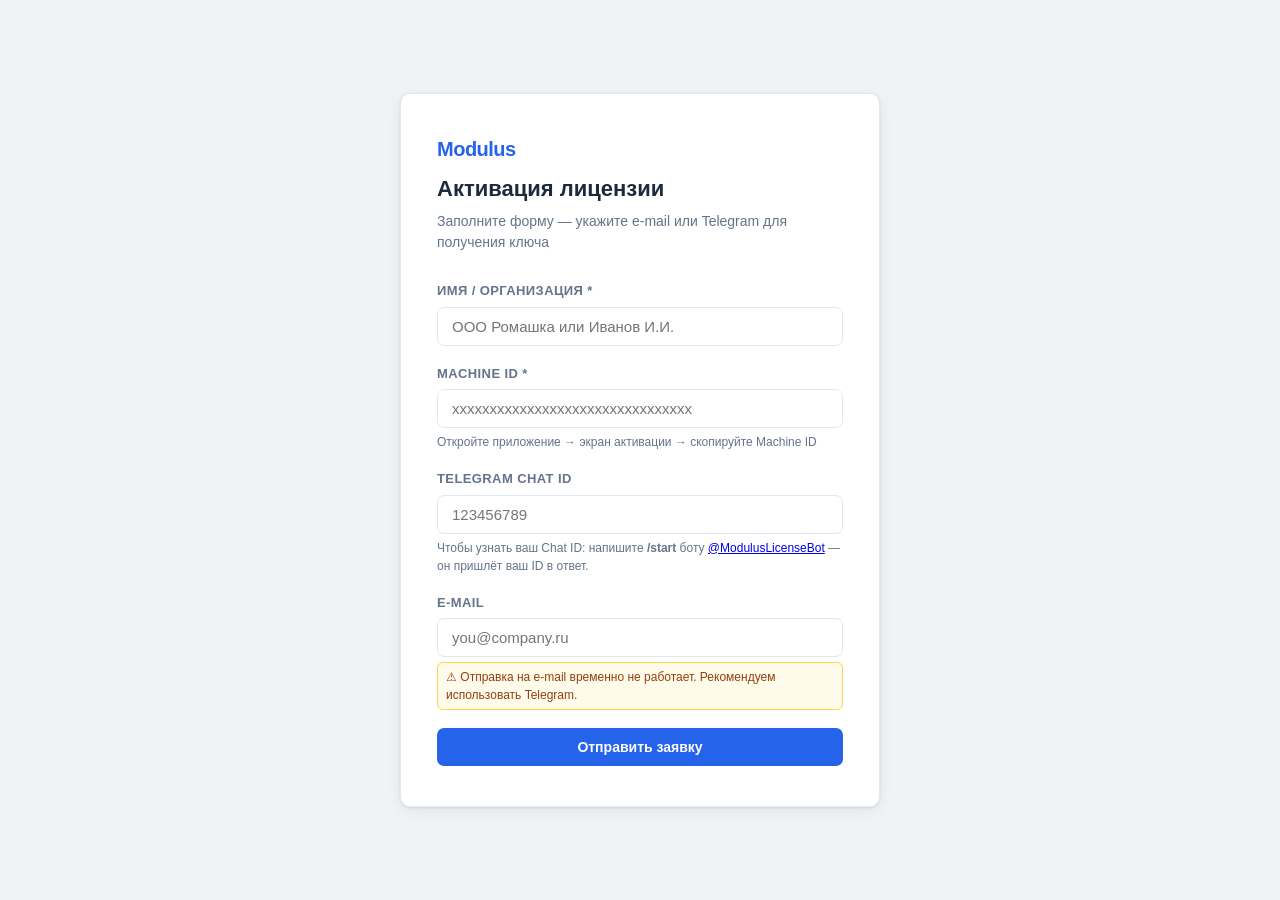
<file: docs/index.html>
<!DOCTYPE html>
<html lang="ru">
<head>
  <meta charset="UTF-8" />
  <meta name="viewport" content="width=device-width, initial-scale=1.0" />
  <meta http-equiv="Cache-Control" content="no-cache, no-store, must-revalidate" />
  <title>Активация лицензии — Modulus</title>
  <link rel="stylesheet" href="style.css" />
</head>
<body>
<div class="page-center">
  <div class="card" id="form-card">
    <div class="logo">Modulus</div>
    <h1>Активация лицензии</h1>
    <p class="subtitle">Заполните форму — укажите e-mail или Telegram для получения ключа</p>

    <div class="alert alert--error" id="alert-error" style="display:none"></div>

    <form id="request-form">
      <div class="form-group">
        <label for="name">Имя / Организация *</label>
        <input type="text" id="name" name="name" placeholder="ООО Ромашка или Иванов И.И." required />
      </div>

      <div class="form-group">
        <label for="machineId">Machine ID *</label>
        <input type="text" id="machineId" name="machineId" placeholder="xxxxxxxxxxxxxxxxxxxxxxxxxxxxxxxx" required />
        <p class="hint">Откройте приложение → экран активации → скопируйте Machine ID</p>
      </div>

      <div class="form-group">
        <label for="telegramChatId">Telegram Chat ID</label>
        <input type="text" id="telegramChatId" name="telegramChatId" placeholder="123456789" inputmode="numeric" />
        <p class="hint">
          Чтобы узнать ваш Chat ID: напишите <b>/start</b> боту
          <a href="https://t.me/ModulusLicenseBot" target="_blank">@ModulusLicenseBot</a>
          — он пришлёт ваш ID в ответ.
        </p>
      </div>

      <div class="form-group">
        <label for="email">E-mail</label>
        <input type="email" id="email" name="email" placeholder="you@company.ru" />
        <p class="hint hint--warn">⚠ Отправка на e-mail временно не работает. Рекомендуем использовать Telegram.</p>
      </div>

      <div class="form-group hidden" aria-hidden="true" style="display:none">
        <label for="company">Company</label>
        <input type="text" id="company" name="company" tabindex="-1" autocomplete="off" />
      </div>

      <div class="form-group hidden" id="turnstile-wrap">
        <div id="turnstile-widget"></div>
      </div>

      <button type="submit" class="btn btn--primary btn--full" id="submit-btn">
        Отправить заявку
      </button>
    </form>
  </div>

  <!-- Успех -->
  <div class="card" id="success-card" style="display:none">
    <div class="logo">Modulus</div>
    <h1>Заявка принята ✓</h1>
    <p class="subtitle" style="margin-bottom: 0" id="success-msg"></p>
  </div>
</div>

<script src="config.js"></script>
<script>
  const API = window.SUPABASE_FUNCTIONS_URL;

  const form = document.getElementById('request-form');
  const btn  = document.getElementById('submit-btn');
  const err  = document.getElementById('alert-error');
  let turnstileToken = '';
  let turnstileWidgetId = null;

  if (window.TURNSTILE_SITE_KEY) {
    const script = document.createElement('script');
    script.src = 'https://challenges.cloudflare.com/turnstile/v0/api.js?render=explicit';
    script.async = true;
    script.defer = true;
    script.onload = () => {
      document.getElementById('turnstile-wrap').classList.remove('hidden');
      turnstileWidgetId = window.turnstile.render('#turnstile-widget', {
        sitekey: window.TURNSTILE_SITE_KEY,
        callback(token) {
          turnstileToken = token;
        },
        'expired-callback'() {
          turnstileToken = '';
        },
        'error-callback'() {
          turnstileToken = '';
        },
      });
    };
    document.head.appendChild(script);
  }

  form.addEventListener('submit', async (e) => {
    e.preventDefault();
    err.style.display = 'none';

    const name           = document.getElementById('name').value.trim();
    const email          = document.getElementById('email').value.trim();
    const telegramChatId = document.getElementById('telegramChatId').value.trim();
    const machineId      = document.getElementById('machineId').value.trim();
    const company        = document.getElementById('company').value.trim();

    if (!email && !telegramChatId) {
      err.textContent = 'Укажите e-mail или Telegram Chat ID';
      err.style.display = 'block';
      return;
    }
    if (window.TURNSTILE_SITE_KEY && !turnstileToken) {
      err.textContent = 'Подтвердите, что вы не робот';
      err.style.display = 'block';
      return;
    }

    btn.disabled = true;
    btn.innerHTML = '<span class="spinner"></span> Отправка…';

    try {
      const res = await fetch(`${API}/submit-request`, {
        method: 'POST',
        headers: { 'Content-Type': 'application/json' },
        body: JSON.stringify({ name, email, telegramChatId, machineId, turnstileToken, company }),
      });
      const data = await res.json();

      if (!res.ok) throw new Error(data.error ?? `HTTP ${res.status}`);

      const successMsg = document.getElementById('success-msg');
      if (telegramChatId) {
        successMsg.innerHTML = 'После рассмотрения заявки ключ придёт вам в <b>Telegram</b>.';
      } else {
        successMsg.innerHTML = `Ключ будет отправлен на <strong>${email}</strong> после рассмотрения.`;
      }
      document.getElementById('form-card').style.display = 'none';
      document.getElementById('success-card').style.display = 'block';
    } catch (e) {
      err.textContent = e.message;
      err.style.display = 'block';
      btn.disabled = false;
      btn.textContent = 'Отправить заявку';
      if (window.turnstile && turnstileWidgetId !== null) {
        window.turnstile.reset(turnstileWidgetId);
        turnstileToken = '';
      }
    }
  });
</script>
</body>
</html>
</file>
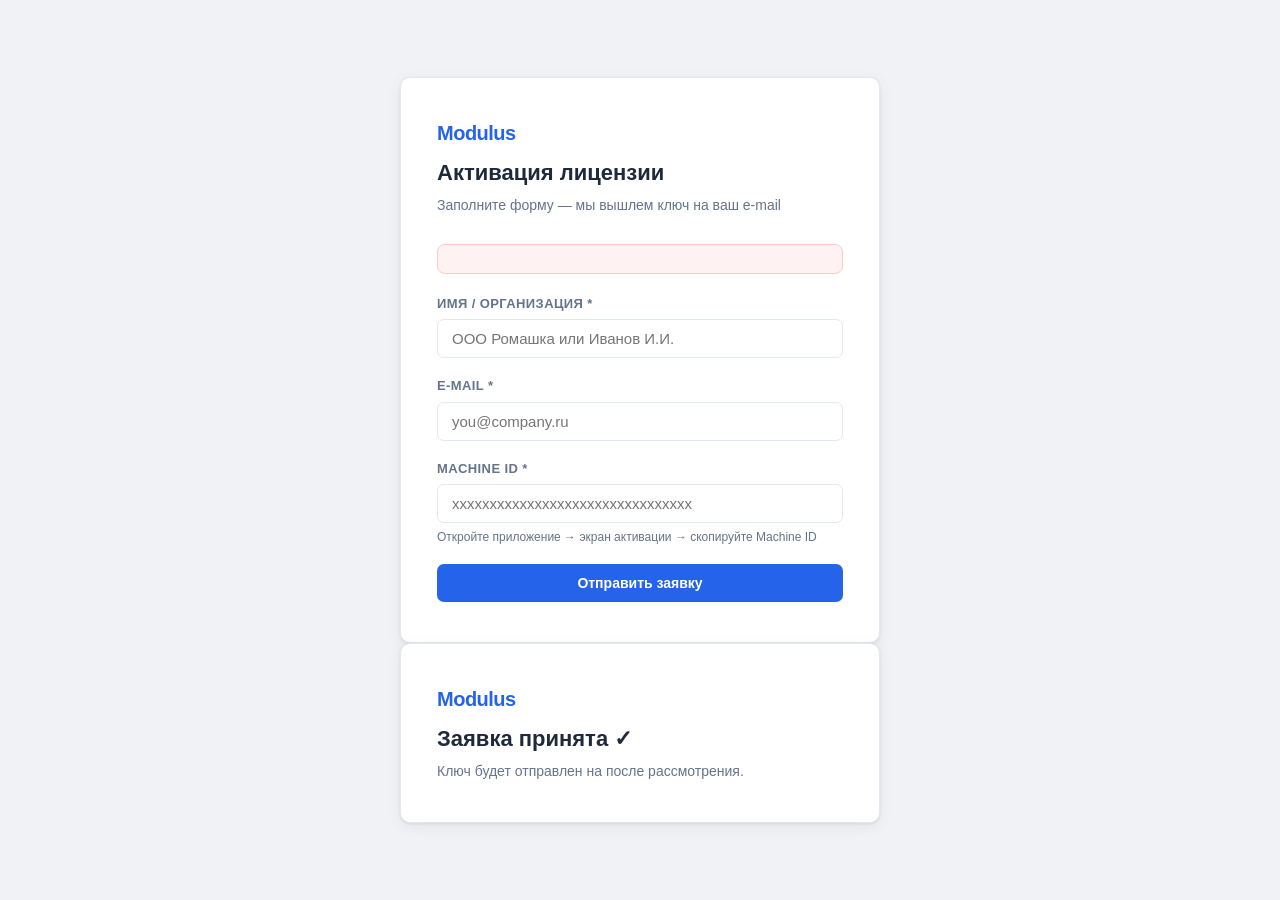
<file: frontend/index.html>
<!DOCTYPE html>
<html lang="ru">
<head>
  <meta charset="UTF-8" />
  <meta name="viewport" content="width=device-width, initial-scale=1.0" />
  <title>Активация лицензии — Modulus</title>
  <link rel="stylesheet" href="style.css" />
</head>
<body>
<div class="page-center">
  <div class="card" id="form-card">
    <div class="logo">Modulus</div>
    <h1>Активация лицензии</h1>
    <p class="subtitle">Заполните форму — мы вышлем ключ на ваш e-mail</p>

    <div class="alert alert--error hidden" id="alert-error"></div>

    <form id="request-form">
      <div class="form-group">
        <label for="name">Имя / Организация *</label>
        <input type="text" id="name" name="name" placeholder="ООО Ромашка или Иванов И.И." required />
      </div>

      <div class="form-group">
        <label for="email">E-mail *</label>
        <input type="email" id="email" name="email" placeholder="you@company.ru" required />
      </div>

      <div class="form-group">
        <label for="machineId">Machine ID *</label>
        <input type="text" id="machineId" name="machineId" placeholder="xxxxxxxxxxxxxxxxxxxxxxxxxxxxxxxx" required />
        <p class="hint">Откройте приложение → экран активации → скопируйте Machine ID</p>
      </div>

      <button type="submit" class="btn btn--primary btn--full" id="submit-btn">
        Отправить заявку
      </button>
    </form>
  </div>

  <!-- Успех -->
  <div class="card hidden" id="success-card">
    <div class="logo">Modulus</div>
    <h1>Заявка принята ✓</h1>
    <p class="subtitle" style="margin-bottom: 0">
      Ключ будет отправлен на <strong id="success-email"></strong> после рассмотрения.
    </p>
  </div>
</div>

<script src="config.js"></script>
<script>
  const API = window.SUPABASE_FUNCTIONS_URL;

  const form = document.getElementById('request-form');
  const btn  = document.getElementById('submit-btn');
  const err  = document.getElementById('alert-error');

  form.addEventListener('submit', async (e) => {
    e.preventDefault();
    err.classList.add('hidden');
    btn.disabled = true;
    btn.innerHTML = '<span class="spinner"></span> Отправка…';

    const name      = document.getElementById('name').value.trim();
    const email     = document.getElementById('email').value.trim();
    const machineId = document.getElementById('machineId').value.trim();

    try {
      const res = await fetch(`${API}/submit-request`, {
        method: 'POST',
        headers: { 'Content-Type': 'application/json' },
        body: JSON.stringify({ name, email, machineId }),
      });
      const data = await res.json();

      if (!res.ok) throw new Error(data.error ?? `HTTP ${res.status}`);

      document.getElementById('success-email').textContent = email;
      document.getElementById('form-card').classList.add('hidden');
      document.getElementById('success-card').classList.remove('hidden');
    } catch (e) {
      err.textContent = e.message;
      err.classList.remove('hidden');
      btn.disabled = false;
      btn.textContent = 'Отправить заявку';
    }
  });
</script>
</body>
</html>
</file>
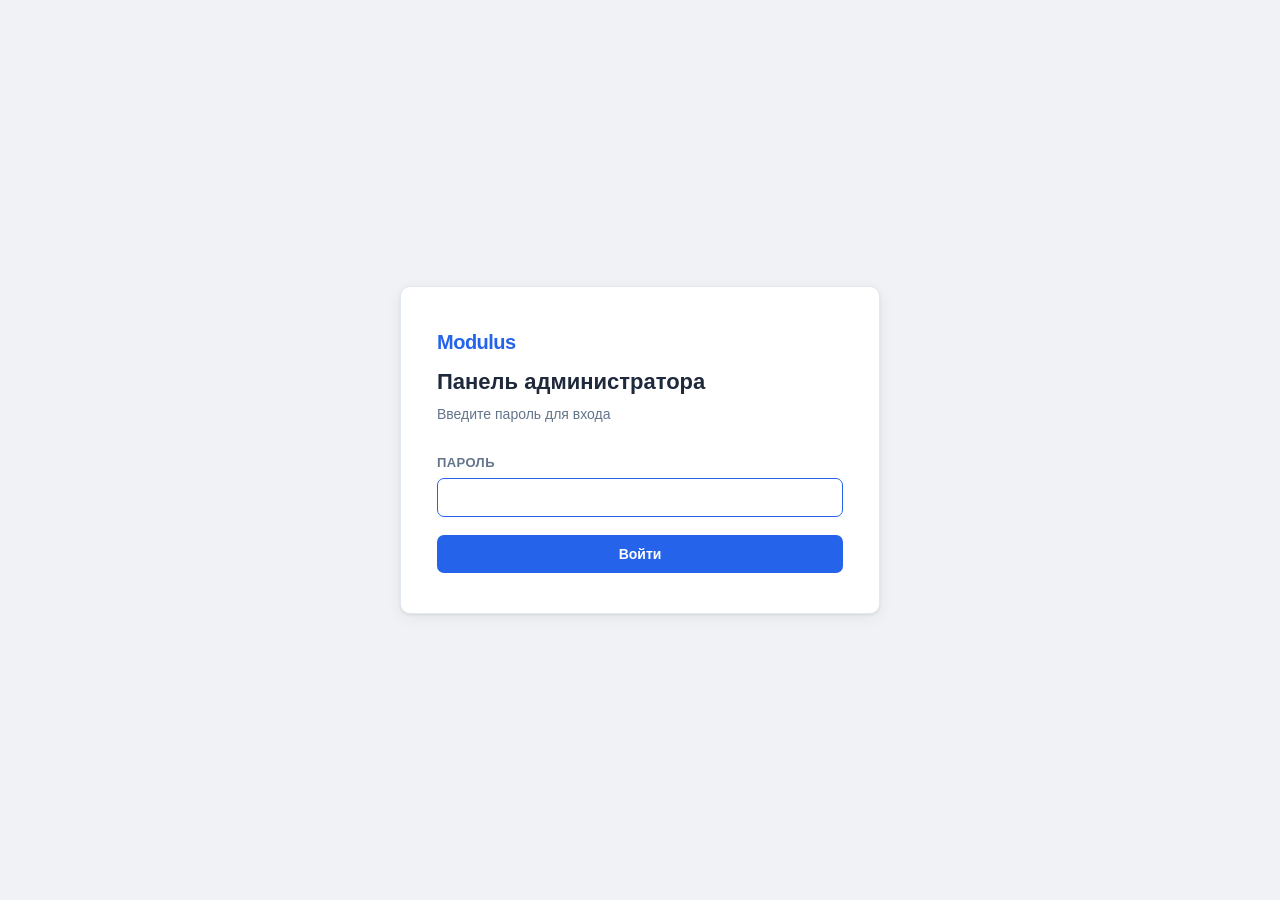
<file: docs/admin.html>
<!DOCTYPE html>
<html lang="ru">
<head>
  <meta charset="UTF-8" />
  <meta name="viewport" content="width=device-width, initial-scale=1.0" />
  <meta http-equiv="Cache-Control" content="no-cache, no-store, must-revalidate" />
  <title>Панель администратора — Modulus</title>
  <link rel="stylesheet" href="style.css" />
</head>
<body>

<!-- ═══════════════════════════════ LOGIN ═══════════════════════════════════ -->
<div class="page-center" id="login-screen">
  <div class="card">
    <div class="logo">Modulus</div>
    <h1>Панель администратора</h1>
    <p class="subtitle">Введите пароль для входа</p>

    <div class="alert alert--error hidden" id="login-error">Неверный пароль</div>

    <form id="login-form">
      <div class="form-group">
        <label for="password">Пароль</label>
        <input type="password" id="password" autofocus required />
      </div>
      <button type="submit" class="btn btn--primary btn--full" id="login-btn">
        Войти
      </button>
    </form>
  </div>
</div>

<!-- ═══════════════════════════════ DASHBOARD ════════════════════════════════ -->
<div class="page-center hidden" id="dashboard-screen" style="justify-content:flex-start; padding: 24px 16px; align-items:stretch;">
  <div class="card card--wide">
    <div class="admin-header">
      <div class="logo">Modulus — Лицензии</div>
      <div class="admin-meta">
        <button class="btn btn--ghost btn--sm" id="logout-btn">Выйти</button>
        <button class="btn btn--ghost btn--sm" id="refresh-btn" style="margin-left:6px">↻ Обновить</button>
      </div>
    </div>

    <div class="tabs">
      <div class="tab active" data-tab="requests" data-status="pending">Ожидают <span id="cnt-pending" class="cnt"></span></div>
      <div class="tab" data-tab="requests" data-status="approved">Одобрены</div>
      <div class="tab" data-tab="requests" data-status="rejected">Отклонены</div>
      <div class="tab" data-tab="requests" data-status="all">Все заявки</div>
      <div class="tab tab--issue" data-tab="issue">＋ Выдать лицензию</div>
    </div>

    <!-- Список заявок -->
    <div id="tab-requests">
      <div class="alert alert--error hidden" id="dash-error"></div>
      <div class="table-wrap">
        <table id="requests-table">
          <thead>
            <tr>
              <th>Имя</th>
              <th>Контакт</th>
              <th>Machine ID</th>
              <th>Дата</th>
              <th>Срок</th>
              <th>Функции</th>
              <th>Статус</th>
              <th>Действия</th>
            </tr>
          </thead>
          <tbody id="requests-body">
            <tr><td colspan="8" class="empty">Загрузка…</td></tr>
          </tbody>
        </table>
      </div>
    </div>

    <!-- Форма выдачи лицензии без заявки -->
    <div id="tab-issue" class="hidden">
      <div class="issue-form-wrap">
        <h2 style="margin-bottom:18px">Выдать лицензию без заявки</h2>

        <div class="form-group">
          <label for="issue-name">Имя / Организация <span style="color:#dc2626">*</span></label>
          <input type="text" id="issue-name" placeholder="Иван Петров / ООО Проект" />
        </div>
        <div class="form-group">
          <label for="issue-mid">Machine ID <span style="color:#dc2626">*</span></label>
          <input type="text" id="issue-mid" placeholder="xxxx-xxxx-xxxx-xxxx" class="mono" />
        </div>
        <div class="form-group">
          <label for="issue-email">E-mail (необязательно)</label>
          <input type="email" id="issue-email" placeholder="user@example.com" />
        </div>
        <div class="form-group">
          <label for="issue-telegram">Telegram Chat ID (необязательно)</label>
          <input type="text" id="issue-telegram" placeholder="123456789" />
        </div>
        <div class="form-group">
          <label for="issue-expires">Срок действия (пусто — бессрочная)</label>
          <input type="date" id="issue-expires" />
        </div>
        <div class="form-group">
          <label>Функции</label>
          <div class="checkbox-group">
            <label><input type="checkbox" value="libraries" class="issue-feature-cb" /> Пользовательские библиотеки</label>
            <label><input type="checkbox" value="reports" class="issue-feature-cb" /> Отчёты (PDF/Excel)</label>
            <label><input type="checkbox" value="teamwork" class="issue-feature-cb" /> Командная работа</label>
          </div>
        </div>

        <div class="alert alert--error hidden" id="issue-error"></div>
        <div class="alert alert--success hidden" id="issue-success"></div>

        <div style="display:flex; gap:10px; margin-top:6px">
          <button class="btn btn--primary" id="issue-btn">Выдать лицензию</button>
          <button class="btn btn--ghost" id="issue-reset">Очистить</button>
        </div>

        <div class="hidden" id="issue-result" style="margin-top:20px">
          <label style="font-size:13px;font-weight:600;color:#1e293b">Лицензионный ключ:</label>
          <div class="copy-row" style="margin-top:6px">
            <div class="key-box" id="issue-key-display"></div>
            <button class="btn btn--ghost btn--sm" id="issue-copy-btn" style="white-space:nowrap">Копировать</button>
          </div>
        </div>
      </div>
    </div>
  </div>
</div>

<!-- ═══════════════════════════════ APPROVE MODAL ═══════════════════════════ -->
<div class="modal-overlay hidden" id="approve-modal">
  <div class="modal">
    <h2>Одобрить заявку</h2>
    <input type="hidden" id="approve-id" />

    <div style="background:#f8fafc;border:1px solid #e2e8f0;border-radius:8px;padding:14px;margin-bottom:18px;font-size:13px;">
      <div><b id="ap-name"></b></div>
      <div style="color:#64748b" id="ap-email"></div>
      <div style="color:#64748b" id="ap-telegram"></div>
      <div class="mono" style="margin-top:4px" id="ap-mid"></div>
    </div>

    <div class="form-group">
      <label for="approve-expires">Срок действия (оставьте пустым — бессрочная)</label>
      <input type="date" id="approve-expires" />
    </div>

    <div class="form-group">
      <label>Функции</label>
      <div class="checkbox-group">
        <label><input type="checkbox" value="libraries" class="feature-cb" /> Пользовательские библиотеки</label>
        <label><input type="checkbox" value="reports" class="feature-cb" /> Отчёты (PDF/Excel)</label>
        <label><input type="checkbox" value="teamwork" class="feature-cb" /> Командная работа</label>
      </div>
    </div>

    <div class="alert alert--error hidden" id="approve-error"></div>

    <div class="modal-footer">
      <button class="btn btn--ghost" id="approve-cancel">Отмена</button>
      <button class="btn btn--primary" id="approve-confirm">
        Выдать ключ
      </button>
    </div>
  </div>
</div>

<!-- ═══════════════════════════════ EDIT MODAL ══════════════════════════════ -->
<div class="modal-overlay hidden" id="edit-modal">
  <div class="modal">
    <h2>Редактировать лицензию</h2>
    <input type="hidden" id="edit-id" />

    <div style="background:#f8fafc;border:1px solid #e2e8f0;border-radius:8px;padding:14px;margin-bottom:18px;font-size:13px;">
      <div><b id="edit-name-display"></b></div>
      <div class="mono" style="margin-top:4px;color:#64748b" id="edit-mid-display"></div>
    </div>

    <div class="form-group">
      <label for="edit-expires">Срок действия (оставьте пустым — бессрочная)</label>
      <input type="date" id="edit-expires" />
    </div>

    <div class="form-group">
      <label>Функции</label>
      <div class="checkbox-group">
        <label><input type="checkbox" value="libraries" class="edit-feature-cb" /> Пользовательские библиотеки</label>
        <label><input type="checkbox" value="reports" class="edit-feature-cb" /> Отчёты (PDF/Excel)</label>
        <label><input type="checkbox" value="teamwork" class="edit-feature-cb" /> Командная работа</label>
      </div>
    </div>

    <div class="form-group" style="margin-top:4px">
      <label style="display:flex;align-items:center;gap:8px;cursor:pointer">
        <input type="checkbox" id="edit-notify" />
        Уведомить пользователя в Telegram о новом ключе
      </label>
    </div>

    <div class="alert alert--error hidden" id="edit-error"></div>

    <div class="modal-footer">
      <button class="btn btn--ghost" id="edit-cancel">Отмена</button>
      <button class="btn btn--primary" id="edit-confirm">Сохранить и перевыдать ключ</button>
    </div>
  </div>
</div>

<!-- ═══════════════════════════════ KEY MODAL ════════════════════════════════ -->
<div class="modal-overlay hidden" id="key-modal">
  <div class="modal">
    <h2>Лицензионный ключ выдан ✓</h2>
    <p style="font-size:13px;color:#64748b;margin-bottom:12px" id="key-modal-desc">Ключ отправлен пользователю. Вы также можете скопировать его здесь:</p>
    <div class="copy-row">
      <div class="key-box" id="key-display"></div>
      <button class="btn btn--ghost btn--sm" id="copy-key-btn" style="white-space:nowrap">Копировать</button>
    </div>
    <div class="modal-footer">
      <button class="btn btn--primary" id="key-close">Закрыть</button>
    </div>
  </div>
</div>

<!-- ═══════════════════════════════ REJECT MODAL ════════════════════════════ -->
<div class="modal-overlay hidden" id="reject-modal">
  <div class="modal">
    <h2>Отклонить заявку</h2>
    <p style="font-size:14px;color:#64748b;margin-bottom:16px" id="reject-desc">Пользователь получит уведомление.</p>
    <input type="hidden" id="reject-id" />
    <div class="alert alert--error hidden" id="reject-error"></div>
    <div class="modal-footer">
      <button class="btn btn--ghost" id="reject-cancel">Отмена</button>
      <button class="btn btn--danger" id="reject-confirm">Отклонить</button>
    </div>
  </div>
</div>

<script src="config.js"></script>
<script>
const API = window.SUPABASE_FUNCTIONS_URL;
let adminPassword = '';
let currentStatus = 'pending';
let currentTab = 'requests';

// ─── helpers ────────────────────────────────────────────────────────────────
const $ = (id) => document.getElementById(id);
function show(id) { $(id).classList.remove('hidden'); }
function hide(id) { $(id).classList.add('hidden'); }
function fmtDate(iso) {
  if (!iso) return '—';
  return new Date(iso).toLocaleDateString('ru-RU', { day:'2-digit', month:'2-digit', year:'numeric' });
}
function escHtml(s) {
  return String(s ?? '').replace(/&/g,'&amp;').replace(/</g,'&lt;').replace(/>/g,'&gt;').replace(/"/g,'&quot;');
}
function statusLabel(s) {
  return { pending: 'Ожидает', approved: 'Одобрена', rejected: 'Отклонена' }[s] ?? s;
}
function featureLabel(f) {
  return { libraries: 'Библиотеки', reports: 'Отчёты', teamwork: 'Командная' }[f] ?? f;
}

// ─── login ──────────────────────────────────────────────────────────────────
$('login-form').addEventListener('submit', async (e) => {
  e.preventDefault();
  const pwd = $('password').value;
  const btn = $('login-btn');
  btn.disabled = true;
  btn.innerHTML = '<span class="spinner"></span>';
  hide('login-error');

  const res = await fetch(`${API}/list-requests?status=pending`, {
    headers: { 'x-admin-password': pwd },
  });

  if (res.status === 401) {
    show('login-error');
    btn.disabled = false;
    btn.textContent = 'Войти';
    return;
  }

  adminPassword = pwd;
  sessionStorage.setItem('adminPwd', pwd);
  hide('login-screen');
  show('dashboard-screen');
  loadRequests();
  btn.disabled = false;
  btn.textContent = 'Войти';
});

(function tryRestore() {
  const saved = sessionStorage.getItem('adminPwd');
  if (saved) {
    adminPassword = saved;
    hide('login-screen');
    show('dashboard-screen');
    loadRequests();
  }
})();

$('logout-btn').addEventListener('click', () => {
  sessionStorage.removeItem('adminPwd');
  adminPassword = '';
  hide('dashboard-screen');
  show('login-screen');
});

$('refresh-btn').addEventListener('click', () => {
  if (currentTab === 'requests') loadRequests();
});

// ─── tabs ────────────────────────────────────────────────────────────────────
document.querySelectorAll('.tab').forEach((tab) => {
  tab.addEventListener('click', () => {
    document.querySelectorAll('.tab').forEach(t => t.classList.remove('active'));
    tab.classList.add('active');

    const tabTarget = tab.dataset.tab;
    currentTab = tabTarget;

    if (tabTarget === 'issue') {
      hide('tab-requests');
      show('tab-issue');
    } else {
      show('tab-requests');
      hide('tab-issue');
      currentStatus = tab.dataset.status;
      loadRequests();
    }
  });
});

// ─── load requests ───────────────────────────────────────────────────────────
async function loadRequests() {
  const tbody = $('requests-body');
  tbody.innerHTML = '<tr><td colspan="8" class="empty">Загрузка…</td></tr>';
  hide('dash-error');

  try {
    const res = await fetch(`${API}/list-requests?status=${currentStatus}`, {
      headers: { 'x-admin-password': adminPassword },
    });
    if (!res.ok) throw new Error(`HTTP ${res.status}`);
    const rows = await res.json();

    if (currentStatus === 'pending') {
      $('cnt-pending').textContent = rows.length ? ` (${rows.length})` : '';
    }

    if (!rows.length) {
      tbody.innerHTML = '<tr><td colspan="8" class="empty">Заявок нет</td></tr>';
      return;
    }

    tbody.innerHTML = rows.map(r => {
      const contact = [
        r.email ? escHtml(r.email) : '',
        r.telegram_chat_id ? `✈ ${escHtml(r.telegram_chat_id)}` : '',
      ].filter(Boolean).join('<br>') || '—';
      const tg = escHtml(r.telegram_chat_id ?? '');
      const expiry = r.status === 'approved'
        ? (r.expires_at ? fmtDate(r.expires_at) : '<span style="color:#16a34a;font-weight:600">бессрочная</span>')
        : '—';
      const features = r.status === 'approved' && r.features && r.features.length
        ? r.features.map(f => `<span class="badge badge--feature">${featureLabel(f)}</span>`).join(' ')
        : '—';
      const featuresJson = escHtml(JSON.stringify(r.features ?? []));
      return `
      <tr data-id="${r.id}">
        <td>${escHtml(r.name)}</td>
        <td style="font-size:12px">${contact}</td>
        <td class="mono">${escHtml(r.machine_id)}</td>
        <td style="white-space:nowrap">${fmtDate(r.created_at)}</td>
        <td style="white-space:nowrap">${expiry}</td>
        <td>${features}</td>
        <td><span class="badge badge--${r.status}">${statusLabel(r.status)}</span></td>
        <td>
          <div class="actions">
            ${r.status === 'pending' ? `
              <button class="btn btn--primary btn--sm" onclick="openApprove('${r.id}','${escHtml(r.name)}','${escHtml(r.email ?? '')}','${escHtml(r.machine_id)}','${tg}')">
                ✓ Одобрить
              </button>
              <button class="btn btn--danger btn--sm" onclick="openReject('${r.id}','${tg}')">
                ✕ Отклонить
              </button>
            ` : ''}
            ${r.status === 'approved' ? `
              <button class="btn btn--ghost btn--sm" onclick="openEdit('${r.id}','${escHtml(r.name)}','${escHtml(r.machine_id)}','${escHtml(r.expires_at ?? '')}','${featuresJson}','${!!r.telegram_chat_id}')">
                ✎ Редактировать
              </button>
            ` : ''}
            ${r.status === 'approved' && r.license_key ? `
              <button class="btn btn--ghost btn--sm" onclick="showKey('${escHtml(r.license_key)}')">
                Показать ключ
              </button>
            ` : ''}
          </div>
        </td>
      </tr>
    `}).join('');
  } catch (err) {
    $('dash-error').textContent = err.message;
    show('dash-error');
    tbody.innerHTML = '';
  }
}

// ─── approve modal ───────────────────────────────────────────────────────────
function openApprove(id, name, email, mid, telegram) {
  $('approve-id').value = id;
  $('ap-name').textContent     = name;
  $('ap-email').textContent    = email || '';
  $('ap-email').style.display  = email ? '' : 'none';
  $('ap-telegram').textContent = telegram ? `✈ Telegram: ${telegram}` : '';
  $('ap-telegram').style.display = telegram ? '' : 'none';
  $('ap-mid').textContent      = mid;
  $('approve-expires').value   = '';
  document.querySelectorAll('.feature-cb').forEach(cb => cb.checked = false);
  hide('approve-error');
  $('approve-confirm').disabled = false;
  $('approve-confirm').textContent = 'Выдать ключ';
  show('approve-modal');
}

$('approve-cancel').addEventListener('click', () => hide('approve-modal'));
$('approve-modal').addEventListener('click', (e) => { if (e.target === $('approve-modal')) hide('approve-modal'); });

$('approve-confirm').addEventListener('click', async () => {
  const id        = $('approve-id').value;
  const expiresAt = $('approve-expires').value || null;
  const features  = [...document.querySelectorAll('.feature-cb:checked')].map(cb => cb.value);
  const btn = $('approve-confirm');
  btn.disabled = true;
  btn.innerHTML = '<span class="spinner"></span> Выдача…';
  hide('approve-error');

  try {
    const res = await fetch(`${API}/approve-request`, {
      method: 'POST',
      headers: { 'Content-Type': 'application/json', 'x-admin-password': adminPassword },
      body: JSON.stringify({ id, expiresAt, features }),
    });
    const data = await res.json();
    if (!res.ok) throw new Error(data.error ?? `HTTP ${res.status}`);

    hide('approve-modal');
    $('key-display').textContent = data.licenseKey;
    const tg = $('ap-telegram').textContent;
    $('key-modal-desc').textContent = tg
      ? 'Ключ отправлен пользователю в Telegram. Вы также можете скопировать его здесь:'
      : 'Ключ сгенерирован. Скопируйте и передайте пользователю:';
    show('key-modal');
    loadRequests();
  } catch (err) {
    $('approve-error').textContent = err.message;
    show('approve-error');
    btn.disabled = false;
    btn.textContent = 'Выдать ключ';
  }
});

// ─── edit modal ───────────────────────────────────────────────────────────────
function openEdit(id, name, mid, expiresAt, featuresJson, hasTelegram) {
  $('edit-id').value = id;
  $('edit-name-display').textContent = name;
  $('edit-mid-display').textContent  = mid;
  $('edit-expires').value = expiresAt || '';
  $('edit-notify').checked = false;
  $('edit-notify').closest('.form-group').style.display = hasTelegram === 'true' ? '' : 'none';

  let features = [];
  try { features = JSON.parse(featuresJson); } catch {}
  document.querySelectorAll('.edit-feature-cb').forEach(cb => {
    cb.checked = features.includes(cb.value);
  });

  hide('edit-error');
  $('edit-confirm').disabled = false;
  $('edit-confirm').textContent = 'Сохранить и перевыдать ключ';
  show('edit-modal');
}

$('edit-cancel').addEventListener('click', () => hide('edit-modal'));
$('edit-modal').addEventListener('click', (e) => { if (e.target === $('edit-modal')) hide('edit-modal'); });

$('edit-confirm').addEventListener('click', async () => {
  const id        = $('edit-id').value;
  const expiresAt = $('edit-expires').value || null;
  const features  = [...document.querySelectorAll('.edit-feature-cb:checked')].map(cb => cb.value);
  const notify    = $('edit-notify').checked;
  const btn = $('edit-confirm');
  btn.disabled = true;
  btn.innerHTML = '<span class="spinner"></span> Сохранение…';
  hide('edit-error');

  try {
    const res = await fetch(`${API}/edit-license`, {
      method: 'POST',
      headers: { 'Content-Type': 'application/json', 'x-admin-password': adminPassword },
      body: JSON.stringify({ id, expiresAt, features, notify }),
    });
    const data = await res.json();
    if (!res.ok) throw new Error(data.error ?? `HTTP ${res.status}`);

    hide('edit-modal');
    $('key-display').textContent = data.licenseKey;
    $('key-modal-desc').textContent = notify
      ? 'Лицензия обновлена и отправлена пользователю в Telegram. Новый ключ:'
      : 'Лицензия обновлена. Новый ключ (передайте пользователю вручную):';
    show('key-modal');
    loadRequests();
  } catch (err) {
    $('edit-error').textContent = err.message;
    show('edit-error');
    btn.disabled = false;
    btn.textContent = 'Сохранить и перевыдать ключ';
  }
});

// ─── issue license (без заявки) ───────────────────────────────────────────────
$('issue-btn').addEventListener('click', async () => {
  const name       = $('issue-name').value.trim();
  const machineId  = $('issue-mid').value.trim();
  const email      = $('issue-email').value.trim() || null;
  const telegramChatId = $('issue-telegram').value.trim() || null;
  const expiresAt  = $('issue-expires').value || null;
  const features   = [...document.querySelectorAll('.issue-feature-cb:checked')].map(cb => cb.value);
  const btn = $('issue-btn');

  hide('issue-error');
  hide('issue-success');
  hide('issue-result');

  if (!name || !machineId) {
    $('issue-error').textContent = 'Имя и Machine ID обязательны';
    show('issue-error');
    return;
  }

  btn.disabled = true;
  btn.innerHTML = '<span class="spinner"></span> Выдача…';

  try {
    const res = await fetch(`${API}/issue-license`, {
      method: 'POST',
      headers: { 'Content-Type': 'application/json', 'x-admin-password': adminPassword },
      body: JSON.stringify({ name, machineId, email, telegramChatId, expiresAt, features }),
    });
    const data = await res.json();
    if (!res.ok) throw new Error(data.error ?? `HTTP ${res.status}`);

    $('issue-key-display').textContent = data.licenseKey;
    show('issue-result');
    $('issue-success').textContent = telegramChatId
      ? '✓ Лицензия выдана и отправлена в Telegram'
      : '✓ Лицензия выдана';
    show('issue-success');
  } catch (err) {
    $('issue-error').textContent = err.message;
    show('issue-error');
  } finally {
    btn.disabled = false;
    btn.textContent = 'Выдать лицензию';
  }
});

$('issue-reset').addEventListener('click', () => {
  $('issue-name').value = '';
  $('issue-mid').value = '';
  $('issue-email').value = '';
  $('issue-telegram').value = '';
  $('issue-expires').value = '';
  document.querySelectorAll('.issue-feature-cb').forEach(cb => cb.checked = false);
  hide('issue-error');
  hide('issue-success');
  hide('issue-result');
});

$('issue-copy-btn').addEventListener('click', () => {
  navigator.clipboard.writeText($('issue-key-display').textContent).then(() => {
    $('issue-copy-btn').textContent = 'Скопировано!';
    setTimeout(() => $('issue-copy-btn').textContent = 'Копировать', 1500);
  });
});

// ─── key modal ───────────────────────────────────────────────────────────────
function showKey(key) {
  $('key-display').textContent = key;
  $('key-modal-desc').textContent = 'Лицензионный ключ:';
  show('key-modal');
}
$('key-close').addEventListener('click', () => hide('key-modal'));
$('key-modal').addEventListener('click', (e) => { if (e.target === $('key-modal')) hide('key-modal'); });
$('copy-key-btn').addEventListener('click', () => {
  navigator.clipboard.writeText($('key-display').textContent).then(() => {
    $('copy-key-btn').textContent = 'Скопировано!';
    setTimeout(() => $('copy-key-btn').textContent = 'Копировать', 1500);
  });
});

// ─── reject modal ────────────────────────────────────────────────────────────
function openReject(id, telegram) {
  $('reject-id').value = id;
  $('reject-desc').textContent = telegram
    ? 'Пользователь получит уведомление в Telegram.'
    : 'Пользователь получит уведомление (если указан e-mail).';
  hide('reject-error');
  $('reject-confirm').disabled = false;
  $('reject-confirm').textContent = 'Отклонить';
  show('reject-modal');
}

$('reject-cancel').addEventListener('click', () => hide('reject-modal'));
$('reject-modal').addEventListener('click', (e) => { if (e.target === $('reject-modal')) hide('reject-modal'); });

$('reject-confirm').addEventListener('click', async () => {
  const id  = $('reject-id').value;
  const btn = $('reject-confirm');
  btn.disabled = true;
  btn.innerHTML = '<span class="spinner"></span>';
  hide('reject-error');

  try {
    const res = await fetch(`${API}/reject-request`, {
      method: 'POST',
      headers: { 'Content-Type': 'application/json', 'x-admin-password': adminPassword },
      body: JSON.stringify({ id }),
    });
    const data = await res.json();
    if (!res.ok) throw new Error(data.error ?? `HTTP ${res.status}`);

    hide('reject-modal');
    loadRequests();
  } catch (err) {
    $('reject-error').textContent = err.message;
    show('reject-error');
    btn.disabled = false;
    btn.textContent = 'Отклонить';
  }
});
</script>
</body>
</html>
</file>
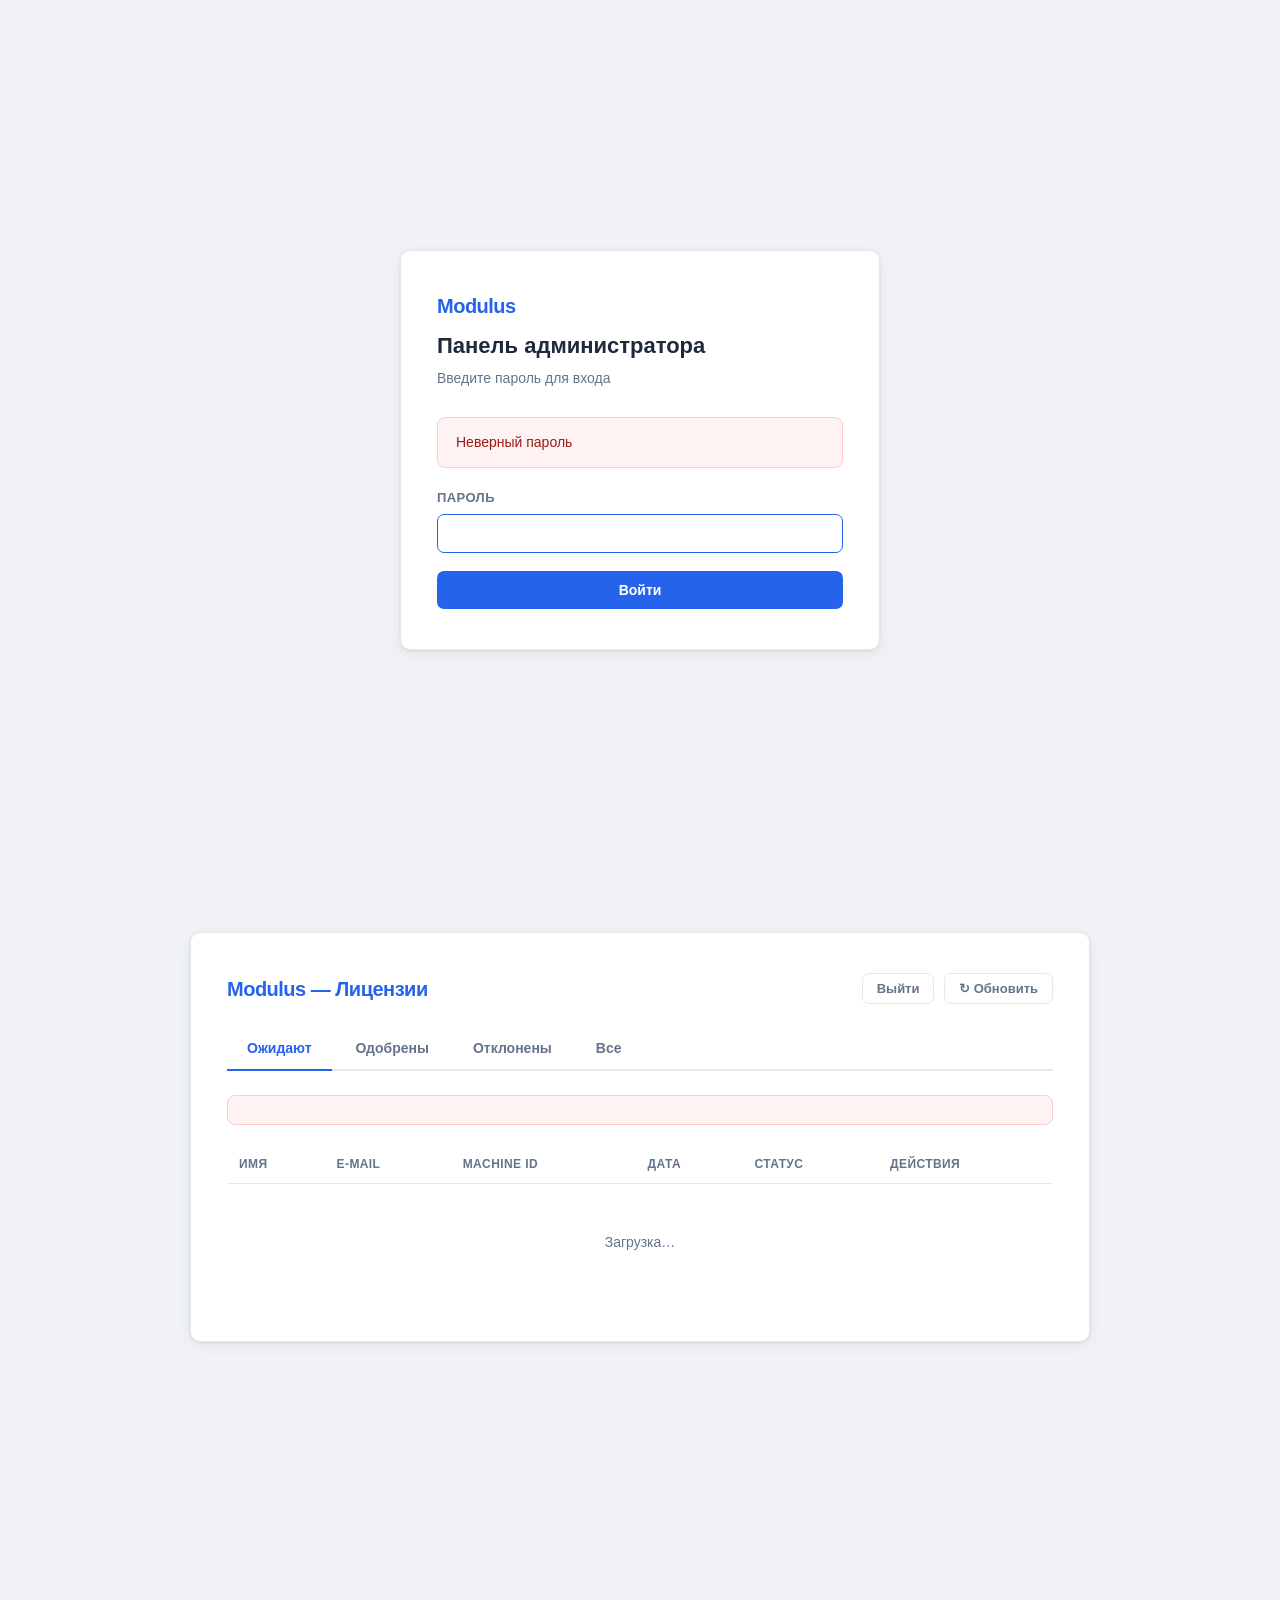
<file: frontend/admin.html>
<!DOCTYPE html>
<html lang="ru">
<head>
  <meta charset="UTF-8" />
  <meta name="viewport" content="width=device-width, initial-scale=1.0" />
  <title>Панель администратора — Modulus</title>
  <link rel="stylesheet" href="style.css" />
</head>
<body>

<!-- ═══════════════════════════════ LOGIN ═══════════════════════════════════ -->
<div class="page-center" id="login-screen">
  <div class="card">
    <div class="logo">Modulus</div>
    <h1>Панель администратора</h1>
    <p class="subtitle">Введите пароль для входа</p>

    <div class="alert alert--error hidden" id="login-error">Неверный пароль</div>

    <form id="login-form">
      <div class="form-group">
        <label for="password">Пароль</label>
        <input type="password" id="password" autofocus required />
      </div>
      <button type="submit" class="btn btn--primary btn--full" id="login-btn">
        Войти
      </button>
    </form>
  </div>
</div>

<!-- ═══════════════════════════════ DASHBOARD ════════════════════════════════ -->
<div class="page-center hidden" id="dashboard-screen" style="justify-content:flex-start; padding: 32px 16px;">
  <div class="card card--wide">
    <div class="admin-header">
      <div class="logo">Modulus — Лицензии</div>
      <div class="admin-meta">
        <button class="btn btn--ghost btn--sm" id="logout-btn">Выйти</button>
        <button class="btn btn--ghost btn--sm" id="refresh-btn" style="margin-left:6px">↻ Обновить</button>
      </div>
    </div>

    <div class="tabs">
      <div class="tab active" data-status="pending">Ожидают <span id="cnt-pending" class="cnt"></span></div>
      <div class="tab" data-status="approved">Одобрены</div>
      <div class="tab" data-status="rejected">Отклонены</div>
      <div class="tab" data-status="all">Все</div>
    </div>

    <div class="alert alert--error hidden" id="dash-error"></div>

    <div class="table-wrap">
      <table id="requests-table">
        <thead>
          <tr>
            <th>Имя</th>
            <th>E-mail</th>
            <th>Machine ID</th>
            <th>Дата</th>
            <th>Статус</th>
            <th>Действия</th>
          </tr>
        </thead>
        <tbody id="requests-body">
          <tr><td colspan="6" class="empty">Загрузка…</td></tr>
        </tbody>
      </table>
    </div>
  </div>
</div>

<!-- ═══════════════════════════════ APPROVE MODAL ═══════════════════════════ -->
<div class="modal-overlay hidden" id="approve-modal">
  <div class="modal">
    <h2>Одобрить заявку</h2>
    <input type="hidden" id="approve-id" />

    <div style="background:#f8fafc;border:1px solid #e2e8f0;border-radius:8px;padding:14px;margin-bottom:18px;font-size:13px;">
      <div><b id="ap-name"></b></div>
      <div style="color:#64748b" id="ap-email"></div>
      <div class="mono" style="margin-top:4px" id="ap-mid"></div>
    </div>

    <div class="form-group">
      <label for="approve-expires">Срок действия (оставьте пустым — бессрочная)</label>
      <input type="date" id="approve-expires" />
    </div>

    <div class="form-group">
      <label>Функции</label>
      <div class="checkbox-group">
        <label><input type="checkbox" value="libraries" class="feature-cb" /> Пользовательские библиотеки</label>
      </div>
    </div>

    <div class="alert alert--error hidden" id="approve-error"></div>

    <div class="modal-footer">
      <button class="btn btn--ghost" id="approve-cancel">Отмена</button>
      <button class="btn btn--primary" id="approve-confirm">
        Выдать ключ
      </button>
    </div>
  </div>
</div>

<!-- ═══════════════════════════════ KEY MODAL ════════════════════════════════ -->
<div class="modal-overlay hidden" id="key-modal">
  <div class="modal">
    <h2>Лицензионный ключ выдан ✓</h2>
    <p style="font-size:13px;color:#64748b;margin-bottom:12px">Ключ отправлен на почту пользователя. Вы также можете скопировать его здесь:</p>
    <div class="copy-row">
      <div class="key-box" id="key-display"></div>
      <button class="btn btn--ghost btn--sm" id="copy-key-btn" style="white-space:nowrap">Копировать</button>
    </div>
    <div class="modal-footer">
      <button class="btn btn--primary" id="key-close">Закрыть</button>
    </div>
  </div>
</div>

<!-- ═══════════════════════════════ REJECT MODAL ════════════════════════════ -->
<div class="modal-overlay hidden" id="reject-modal">
  <div class="modal">
    <h2>Отклонить заявку</h2>
    <p style="font-size:14px;color:#64748b;margin-bottom:16px">Пользователь получит уведомление по e-mail.</p>
    <input type="hidden" id="reject-id" />
    <div class="alert alert--error hidden" id="reject-error"></div>
    <div class="modal-footer">
      <button class="btn btn--ghost" id="reject-cancel">Отмена</button>
      <button class="btn btn--danger" id="reject-confirm">Отклонить</button>
    </div>
  </div>
</div>

<script src="config.js"></script>
<script>
const API = window.SUPABASE_FUNCTIONS_URL;
let adminPassword = '';
let currentStatus = 'pending';

// ─── helpers ────────────────────────────────────────────────────────────────
const $ = (id) => document.getElementById(id);
function show(id) { $(id).classList.remove('hidden'); }
function hide(id) { $(id).classList.add('hidden'); }
function fmtDate(iso) {
  if (!iso) return '—';
  return new Date(iso).toLocaleDateString('ru-RU', { day:'2-digit', month:'2-digit', year:'numeric' });
}
function escHtml(s) {
  return String(s).replace(/&/g,'&amp;').replace(/</g,'&lt;').replace(/>/g,'&gt;').replace(/"/g,'&quot;');
}

// ─── login ──────────────────────────────────────────────────────────────────
$('login-form').addEventListener('submit', async (e) => {
  e.preventDefault();
  const pwd = $('password').value;
  const btn = $('login-btn');
  btn.disabled = true;
  btn.innerHTML = '<span class="spinner"></span>';
  hide('login-error');

  // Проверяем пароль реальным запросом
  const res = await fetch(`${API}/list-requests?status=pending`, {
    headers: { 'x-admin-password': pwd },
  });

  if (res.status === 401) {
    show('login-error');
    btn.disabled = false;
    btn.textContent = 'Войти';
    return;
  }

  adminPassword = pwd;
  sessionStorage.setItem('adminPwd', pwd);
  hide('login-screen');
  show('dashboard-screen');
  loadRequests();
  btn.disabled = false;
  btn.textContent = 'Войти';
});

// Восстановить сессию
(function tryRestore() {
  const saved = sessionStorage.getItem('adminPwd');
  if (saved) {
    adminPassword = saved;
    hide('login-screen');
    show('dashboard-screen');
    loadRequests();
  }
})();

$('logout-btn').addEventListener('click', () => {
  sessionStorage.removeItem('adminPwd');
  adminPassword = '';
  hide('dashboard-screen');
  show('login-screen');
});

$('refresh-btn').addEventListener('click', loadRequests);

// ─── tabs ────────────────────────────────────────────────────────────────────
document.querySelectorAll('.tab').forEach((tab) => {
  tab.addEventListener('click', () => {
    document.querySelectorAll('.tab').forEach(t => t.classList.remove('active'));
    tab.classList.add('active');
    currentStatus = tab.dataset.status;
    loadRequests();
  });
});

// ─── load ────────────────────────────────────────────────────────────────────
async function loadRequests() {
  const tbody = $('requests-body');
  tbody.innerHTML = '<tr><td colspan="6" class="empty">Загрузка…</td></tr>';
  hide('dash-error');

  try {
    const res = await fetch(`${API}/list-requests?status=${currentStatus}`, {
      headers: { 'x-admin-password': adminPassword },
    });
    if (!res.ok) throw new Error(`HTTP ${res.status}`);
    const rows = await res.json();

    // Обновить счётчик на вкладке "Ожидают"
    if (currentStatus === 'pending') {
      $('cnt-pending').textContent = rows.length ? ` (${rows.length})` : '';
    }

    if (!rows.length) {
      tbody.innerHTML = '<tr><td colspan="6" class="empty">Заявок нет</td></tr>';
      return;
    }

    tbody.innerHTML = rows.map(r => `
      <tr data-id="${r.id}">
        <td>${escHtml(r.name)}</td>
        <td>${escHtml(r.email)}</td>
        <td class="mono">${escHtml(r.machine_id)}</td>
        <td style="white-space:nowrap">${fmtDate(r.created_at)}</td>
        <td><span class="badge badge--${r.status}">${statusLabel(r.status)}</span></td>
        <td>
          <div class="actions">
            ${r.status === 'pending' ? `
              <button class="btn btn--primary btn--sm" onclick="openApprove('${r.id}','${escHtml(r.name)}','${escHtml(r.email)}','${escHtml(r.machine_id)}')">
                ✓ Одобрить
              </button>
              <button class="btn btn--danger btn--sm" onclick="openReject('${r.id}')">
                ✕ Отклонить
              </button>
            ` : ''}
            ${r.status === 'approved' && r.license_key ? `
              <button class="btn btn--ghost btn--sm" onclick="showKey('${escHtml(r.license_key)}')">
                Показать ключ
              </button>
            ` : ''}
          </div>
        </td>
      </tr>
    `).join('');
  } catch (err) {
    $('dash-error').textContent = err.message;
    show('dash-error');
    tbody.innerHTML = '';
  }
}

function statusLabel(s) {
  return { pending: 'Ожидает', approved: 'Одобрена', rejected: 'Отклонена' }[s] ?? s;
}

// ─── approve modal ───────────────────────────────────────────────────────────
function openApprove(id, name, email, mid) {
  $('approve-id').value = id;
  $('ap-name').textContent  = name;
  $('ap-email').textContent = email;
  $('ap-mid').textContent   = mid;
  $('approve-expires').value = '';
  document.querySelectorAll('.feature-cb').forEach(cb => cb.checked = false);
  hide('approve-error');
  $('approve-confirm').disabled = false;
  $('approve-confirm').textContent = 'Выдать ключ';
  show('approve-modal');
}

$('approve-cancel').addEventListener('click', () => hide('approve-modal'));
$('approve-modal').addEventListener('click', (e) => { if (e.target === $('approve-modal')) hide('approve-modal'); });

$('approve-confirm').addEventListener('click', async () => {
  const id       = $('approve-id').value;
  const expiresAt = $('approve-expires').value || null;
  const features = [...document.querySelectorAll('.feature-cb:checked')].map(cb => cb.value);
  const btn = $('approve-confirm');
  btn.disabled = true;
  btn.innerHTML = '<span class="spinner"></span> Выдача…';
  hide('approve-error');

  try {
    const res = await fetch(`${API}/approve-request`, {
      method: 'POST',
      headers: { 'Content-Type': 'application/json', 'x-admin-password': adminPassword },
      body: JSON.stringify({ id, expiresAt, features }),
    });
    const data = await res.json();
    if (!res.ok) throw new Error(data.error ?? `HTTP ${res.status}`);

    hide('approve-modal');
    $('key-display').textContent = data.licenseKey;
    show('key-modal');
    loadRequests();
  } catch (err) {
    $('approve-error').textContent = err.message;
    show('approve-error');
    btn.disabled = false;
    btn.textContent = 'Выдать ключ';
  }
});

// ─── key modal ───────────────────────────────────────────────────────────────
function showKey(key) {
  $('key-display').textContent = key;
  show('key-modal');
}
$('key-close').addEventListener('click', () => hide('key-modal'));
$('key-modal').addEventListener('click', (e) => { if (e.target === $('key-modal')) hide('key-modal'); });
$('copy-key-btn').addEventListener('click', () => {
  navigator.clipboard.writeText($('key-display').textContent).then(() => {
    $('copy-key-btn').textContent = 'Скопировано!';
    setTimeout(() => $('copy-key-btn').textContent = 'Копировать', 1500);
  });
});

// ─── reject modal ────────────────────────────────────────────────────────────
function openReject(id) {
  $('reject-id').value = id;
  hide('reject-error');
  $('reject-confirm').disabled = false;
  $('reject-confirm').textContent = 'Отклонить';
  show('reject-modal');
}

$('reject-cancel').addEventListener('click', () => hide('reject-modal'));
$('reject-modal').addEventListener('click', (e) => { if (e.target === $('reject-modal')) hide('reject-modal'); });

$('reject-confirm').addEventListener('click', async () => {
  const id  = $('reject-id').value;
  const btn = $('reject-confirm');
  btn.disabled = true;
  btn.innerHTML = '<span class="spinner"></span>';
  hide('reject-error');

  try {
    const res = await fetch(`${API}/reject-request`, {
      method: 'POST',
      headers: { 'Content-Type': 'application/json', 'x-admin-password': adminPassword },
      body: JSON.stringify({ id }),
    });
    const data = await res.json();
    if (!res.ok) throw new Error(data.error ?? `HTTP ${res.status}`);

    hide('reject-modal');
    loadRequests();
  } catch (err) {
    $('reject-error').textContent = err.message;
    show('reject-error');
    btn.disabled = false;
    btn.textContent = 'Отклонить';
  }
});
</script>
</body>
</html>
</file>
<file: docs/style.css>
*, *::before, *::after { box-sizing: border-box; margin: 0; padding: 0; }
.hidden { display: none !important; }

:root {
  --bg: #f0f2f5;
  --card: #ffffff;
  --border: #e2e8f0;
  --primary: #2563eb;
  --primary-hover: #1d4ed8;
  --danger: #dc2626;
  --danger-hover: #b91c1c;
  --success: #16a34a;
  --text: #1e293b;
  --muted: #64748b;
  --radius: 10px;
  --shadow: 0 1px 3px rgba(0,0,0,.08), 0 4px 16px rgba(0,0,0,.06);
}

body {
  font-family: -apple-system, BlinkMacSystemFont, 'Segoe UI', Roboto, sans-serif;
  background: var(--bg);
  color: var(--text);
  min-height: 100vh;
  font-size: 15px;
  line-height: 1.5;
}

/* ── Layout ── */
.page-center {
  display: flex;
  flex-direction: column;
  align-items: center;
  justify-content: center;
  min-height: 100vh;
  padding: 24px 16px;
}

.card {
  background: var(--card);
  border: 1px solid var(--border);
  border-radius: var(--radius);
  box-shadow: var(--shadow);
  padding: 40px 36px;
  width: 100%;
  max-width: 480px;
}

.card--wide {
  max-width: 1400px;
  padding: 28px 32px;
}

.logo {
  font-size: 20px;
  font-weight: 700;
  color: var(--primary);
  letter-spacing: -0.5px;
  margin-bottom: 8px;
}

.card h1 {
  font-size: 22px;
  font-weight: 700;
  margin-bottom: 6px;
}

.card .subtitle {
  color: var(--muted);
  font-size: 14px;
  margin-bottom: 28px;
}

/* ── Form ── */
.form-group { margin-bottom: 18px; }

label {
  display: block;
  font-size: 13px;
  font-weight: 600;
  color: var(--muted);
  text-transform: uppercase;
  letter-spacing: .4px;
  margin-bottom: 6px;
}

input[type=text], input[type=email], input[type=date], input[type=password] {
  width: 100%;
  padding: 10px 14px;
  border: 1.5px solid var(--border);
  border-radius: 7px;
  font-size: 15px;
  color: var(--text);
  background: var(--card);
  transition: border-color .15s;
  outline: none;
}

input:focus { border-color: var(--primary); }

.hint {
  font-size: 12px;
  color: var(--muted);
  margin-top: 5px;
}
.hint--warn {
  color: #92400e;
  background: #fffbeb;
  border: 1px solid #fcd34d;
  border-radius: 6px;
  padding: 5px 8px;
}

/* ── Buttons ── */
.btn {
  display: inline-flex;
  align-items: center;
  justify-content: center;
  gap: 6px;
  padding: 11px 22px;
  border-radius: 7px;
  font-size: 14px;
  font-weight: 600;
  border: none;
  cursor: pointer;
  transition: background .15s, opacity .15s;
}

.btn:disabled { opacity: .5; cursor: not-allowed; }
.btn--primary { background: var(--primary); color: #fff; }
.btn--primary:hover:not(:disabled) { background: var(--primary-hover); }
.btn--danger  { background: var(--danger);  color: #fff; }
.btn--danger:hover:not(:disabled)  { background: var(--danger-hover); }
.btn--ghost   { background: transparent; color: var(--muted); border: 1.5px solid var(--border); }
.btn--ghost:hover:not(:disabled)   { border-color: var(--primary); color: var(--primary); }
.btn--full { width: 100%; }
.btn--sm { padding: 7px 14px; font-size: 13px; }

/* ── Alert ── */
.alert {
  border-radius: 8px;
  padding: 14px 18px;
  font-size: 14px;
  margin-bottom: 20px;
}
.alert--success { background: #f0fdf4; border: 1px solid #bbf7d0; color: #166534; }
.alert--error   { background: #fef2f2; border: 1px solid #fecaca; color: #991b1b; }

/* ── Admin: tabs ── */
.tabs { display: flex; gap: 4px; border-bottom: 2px solid var(--border); margin-bottom: 24px; }
.tab {
  padding: 10px 20px;
  font-size: 14px;
  font-weight: 600;
  color: var(--muted);
  cursor: pointer;
  border-bottom: 2px solid transparent;
  margin-bottom: -2px;
  border-radius: 4px 4px 0 0;
  user-select: none;
}
.tab.active { color: var(--primary); border-bottom-color: var(--primary); }
.tab:hover:not(.active) { color: var(--text); }

/* ── Admin: table ── */
.table-wrap { overflow-x: auto; }
table { width: 100%; border-collapse: collapse; font-size: 14px; }
th { text-align: left; font-size: 12px; font-weight: 700; color: var(--muted); text-transform: uppercase; letter-spacing: .4px; padding: 10px 12px; border-bottom: 1.5px solid var(--border); }
td { padding: 12px; border-bottom: 1px solid var(--border); vertical-align: top; }
tr:last-child td { border-bottom: none; }
tr:hover td { background: #f8fafc; }

/* ── Status badge ── */
.badge {
  display: inline-block;
  padding: 3px 10px;
  border-radius: 99px;
  font-size: 12px;
  font-weight: 600;
}
.badge--pending  { background: #fef9c3; color: #854d0e; }
.badge--approved { background: #dcfce7; color: #166534; }
.badge--rejected { background: #fee2e2; color: #991b1b; }
.badge--feature  { background: #eff6ff; color: #1d4ed8; }

/* ── Actions row ── */
.actions { display: flex; gap: 6px; flex-wrap: wrap; }

/* ── Modal ── */
.modal-overlay {
  position: fixed; inset: 0;
  background: rgba(0,0,0,.45);
  display: flex; align-items: center; justify-content: center;
  z-index: 100;
  padding: 16px;
}
.modal-overlay.hidden { display: none; }
.modal {
  background: var(--card);
  border-radius: var(--radius);
  box-shadow: 0 20px 60px rgba(0,0,0,.2);
  width: 100%;
  max-width: 460px;
  padding: 28px 28px 24px;
}
.modal h2 { font-size: 18px; font-weight: 700; margin-bottom: 18px; }
.modal-footer { display: flex; gap: 8px; justify-content: flex-end; margin-top: 20px; }

/* ── License key ── */
.key-box {
  background: #f8fafc;
  border: 1px solid var(--border);
  border-radius: 7px;
  padding: 12px 14px;
  font-family: monospace;
  font-size: 11px;
  word-break: break-all;
  color: var(--text);
  margin: 10px 0;
}
.copy-row { display: flex; gap: 8px; align-items: flex-start; }
.copy-row .key-box { flex: 1; }

/* ── Spinner ── */
.spinner {
  display: inline-block;
  width: 16px; height: 16px;
  border: 2px solid rgba(255,255,255,.4);
  border-top-color: #fff;
  border-radius: 50%;
  animation: spin .6s linear infinite;
  vertical-align: middle;
}
@keyframes spin { to { transform: rotate(360deg); } }

/* ── Empty ── */
.empty { text-align: center; padding: 48px 20px; color: var(--muted); font-size: 14px; }

/* ── Admin header ── */
.admin-header {
  display: flex; align-items: center; justify-content: space-between;
  margin-bottom: 24px;
}
.admin-header .logo { margin-bottom: 0; }
.admin-meta { font-size: 13px; color: var(--muted); }

/* ── Checkboxes ── */
.checkbox-group { display: flex; flex-direction: column; gap: 8px; }
.checkbox-group label {
  display: flex; align-items: center; gap: 8px;
  font-size: 14px; font-weight: 400; color: var(--text);
  text-transform: none; letter-spacing: 0; cursor: pointer;
  margin-bottom: 0;
}
.checkbox-group input[type=checkbox] { width: 16px; height: 16px; accent-color: var(--primary); }

/* ── Machine ID mono ── */
.mono { font-family: monospace; font-size: 12px; color: var(--muted); }

/* ── Issue tab highlight ── */
.tab--issue { color: var(--primary); }
.tab--issue:not(.active) { opacity: .75; }

/* ── Issue form ── */
.issue-form-wrap {
  max-width: 560px;
  padding: 8px 0 24px;
}
.issue-form-wrap h2 { color: var(--text); }

/* ── cnt badge on tab ── */
.cnt { font-size: 12px; color: var(--muted); font-weight: 400; }
</file>
<file: frontend/style.css>
*, *::before, *::after { box-sizing: border-box; margin: 0; padding: 0; }

:root {
  --bg: #f0f2f5;
  --card: #ffffff;
  --border: #e2e8f0;
  --primary: #2563eb;
  --primary-hover: #1d4ed8;
  --danger: #dc2626;
  --danger-hover: #b91c1c;
  --success: #16a34a;
  --text: #1e293b;
  --muted: #64748b;
  --radius: 10px;
  --shadow: 0 1px 3px rgba(0,0,0,.08), 0 4px 16px rgba(0,0,0,.06);
}

body {
  font-family: -apple-system, BlinkMacSystemFont, 'Segoe UI', Roboto, sans-serif;
  background: var(--bg);
  color: var(--text);
  min-height: 100vh;
  font-size: 15px;
  line-height: 1.5;
}

/* ── Layout ── */
.page-center {
  display: flex;
  flex-direction: column;
  align-items: center;
  justify-content: center;
  min-height: 100vh;
  padding: 24px 16px;
}

.card {
  background: var(--card);
  border: 1px solid var(--border);
  border-radius: var(--radius);
  box-shadow: var(--shadow);
  padding: 40px 36px;
  width: 100%;
  max-width: 480px;
}

.card--wide { max-width: 900px; }

.logo {
  font-size: 20px;
  font-weight: 700;
  color: var(--primary);
  letter-spacing: -0.5px;
  margin-bottom: 8px;
}

.card h1 {
  font-size: 22px;
  font-weight: 700;
  margin-bottom: 6px;
}

.card .subtitle {
  color: var(--muted);
  font-size: 14px;
  margin-bottom: 28px;
}

/* ── Form ── */
.form-group { margin-bottom: 18px; }

label {
  display: block;
  font-size: 13px;
  font-weight: 600;
  color: var(--muted);
  text-transform: uppercase;
  letter-spacing: .4px;
  margin-bottom: 6px;
}

input[type=text], input[type=email], input[type=date], input[type=password] {
  width: 100%;
  padding: 10px 14px;
  border: 1.5px solid var(--border);
  border-radius: 7px;
  font-size: 15px;
  color: var(--text);
  background: var(--card);
  transition: border-color .15s;
  outline: none;
}

input:focus { border-color: var(--primary); }

.hint {
  font-size: 12px;
  color: var(--muted);
  margin-top: 5px;
}

/* ── Buttons ── */
.btn {
  display: inline-flex;
  align-items: center;
  justify-content: center;
  gap: 6px;
  padding: 11px 22px;
  border-radius: 7px;
  font-size: 14px;
  font-weight: 600;
  border: none;
  cursor: pointer;
  transition: background .15s, opacity .15s;
}

.btn:disabled { opacity: .5; cursor: not-allowed; }
.btn--primary { background: var(--primary); color: #fff; }
.btn--primary:hover:not(:disabled) { background: var(--primary-hover); }
.btn--danger  { background: var(--danger);  color: #fff; }
.btn--danger:hover:not(:disabled)  { background: var(--danger-hover); }
.btn--ghost   { background: transparent; color: var(--muted); border: 1.5px solid var(--border); }
.btn--ghost:hover:not(:disabled)   { border-color: var(--primary); color: var(--primary); }
.btn--full { width: 100%; }
.btn--sm { padding: 7px 14px; font-size: 13px; }

/* ── Alert ── */
.alert {
  border-radius: 8px;
  padding: 14px 18px;
  font-size: 14px;
  margin-bottom: 20px;
}
.alert--success { background: #f0fdf4; border: 1px solid #bbf7d0; color: #166534; }
.alert--error   { background: #fef2f2; border: 1px solid #fecaca; color: #991b1b; }

/* ── Admin: tabs ── */
.tabs { display: flex; gap: 4px; border-bottom: 2px solid var(--border); margin-bottom: 24px; }
.tab {
  padding: 10px 20px;
  font-size: 14px;
  font-weight: 600;
  color: var(--muted);
  cursor: pointer;
  border-bottom: 2px solid transparent;
  margin-bottom: -2px;
  border-radius: 4px 4px 0 0;
  user-select: none;
}
.tab.active { color: var(--primary); border-bottom-color: var(--primary); }
.tab:hover:not(.active) { color: var(--text); }

/* ── Admin: table ── */
.table-wrap { overflow-x: auto; }
table { width: 100%; border-collapse: collapse; font-size: 14px; }
th { text-align: left; font-size: 12px; font-weight: 700; color: var(--muted); text-transform: uppercase; letter-spacing: .4px; padding: 10px 12px; border-bottom: 1.5px solid var(--border); }
td { padding: 12px; border-bottom: 1px solid var(--border); vertical-align: top; }
tr:last-child td { border-bottom: none; }
tr:hover td { background: #f8fafc; }

/* ── Status badge ── */
.badge {
  display: inline-block;
  padding: 3px 10px;
  border-radius: 99px;
  font-size: 12px;
  font-weight: 600;
}
.badge--pending  { background: #fef9c3; color: #854d0e; }
.badge--approved { background: #dcfce7; color: #166534; }
.badge--rejected { background: #fee2e2; color: #991b1b; }

/* ── Actions row ── */
.actions { display: flex; gap: 6px; flex-wrap: wrap; }

/* ── Modal ── */
.modal-overlay {
  position: fixed; inset: 0;
  background: rgba(0,0,0,.45);
  display: flex; align-items: center; justify-content: center;
  z-index: 100;
  padding: 16px;
}
.modal-overlay.hidden { display: none; }
.modal {
  background: var(--card);
  border-radius: var(--radius);
  box-shadow: 0 20px 60px rgba(0,0,0,.2);
  width: 100%;
  max-width: 460px;
  padding: 28px 28px 24px;
}
.modal h2 { font-size: 18px; font-weight: 700; margin-bottom: 18px; }
.modal-footer { display: flex; gap: 8px; justify-content: flex-end; margin-top: 20px; }

/* ── License key ── */
.key-box {
  background: #f8fafc;
  border: 1px solid var(--border);
  border-radius: 7px;
  padding: 12px 14px;
  font-family: monospace;
  font-size: 11px;
  word-break: break-all;
  color: var(--text);
  margin: 10px 0;
}
.copy-row { display: flex; gap: 8px; align-items: flex-start; }
.copy-row .key-box { flex: 1; }

/* ── Spinner ── */
.spinner {
  display: inline-block;
  width: 16px; height: 16px;
  border: 2px solid rgba(255,255,255,.4);
  border-top-color: #fff;
  border-radius: 50%;
  animation: spin .6s linear infinite;
  vertical-align: middle;
}
@keyframes spin { to { transform: rotate(360deg); } }

/* ── Empty ── */
.empty { text-align: center; padding: 48px 20px; color: var(--muted); font-size: 14px; }

/* ── Admin header ── */
.admin-header {
  display: flex; align-items: center; justify-content: space-between;
  margin-bottom: 24px;
}
.admin-header .logo { margin-bottom: 0; }
.admin-meta { font-size: 13px; color: var(--muted); }

/* ── Checkboxes ── */
.checkbox-group { display: flex; flex-direction: column; gap: 8px; }
.checkbox-group label {
  display: flex; align-items: center; gap: 8px;
  font-size: 14px; font-weight: 400; color: var(--text);
  text-transform: none; letter-spacing: 0; cursor: pointer;
  margin-bottom: 0;
}
.checkbox-group input[type=checkbox] { width: 16px; height: 16px; accent-color: var(--primary); }

/* ── Machine ID mono ── */
.mono { font-family: monospace; font-size: 12px; color: var(--muted); }
</file>
